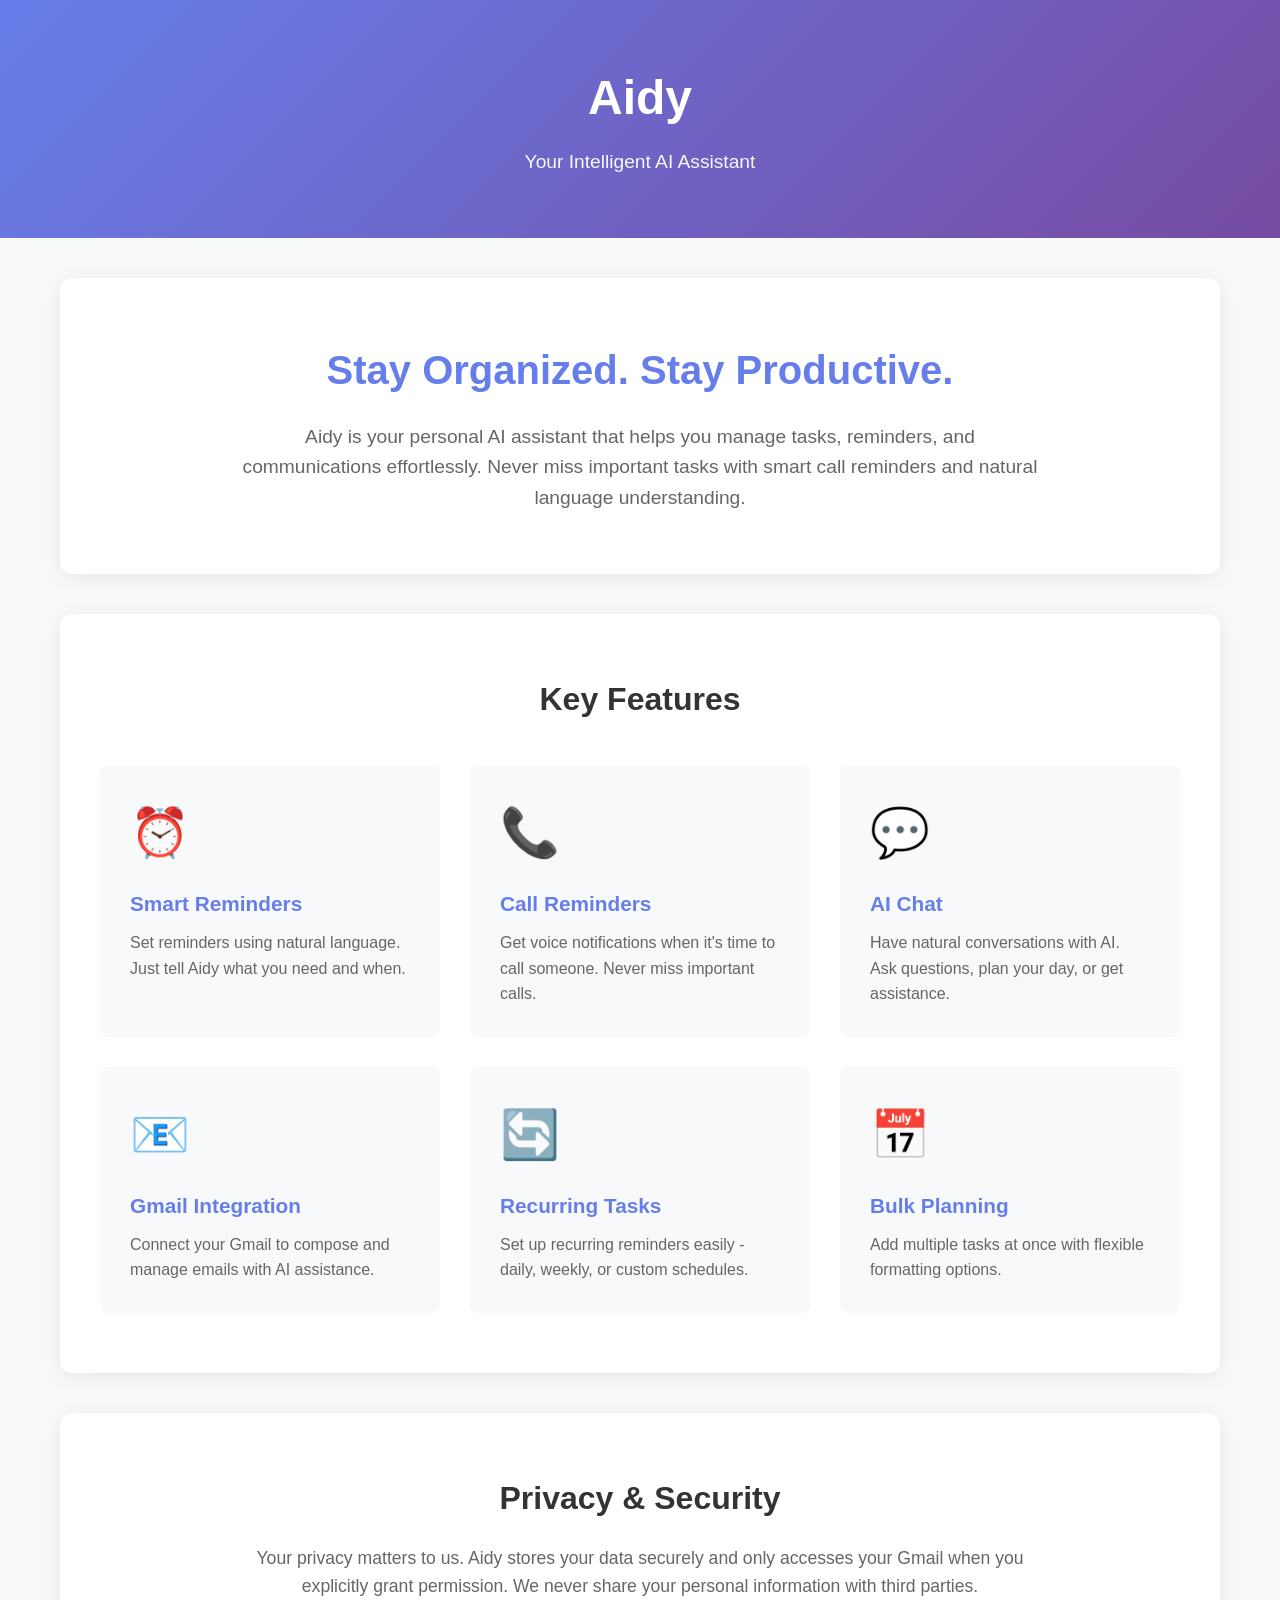
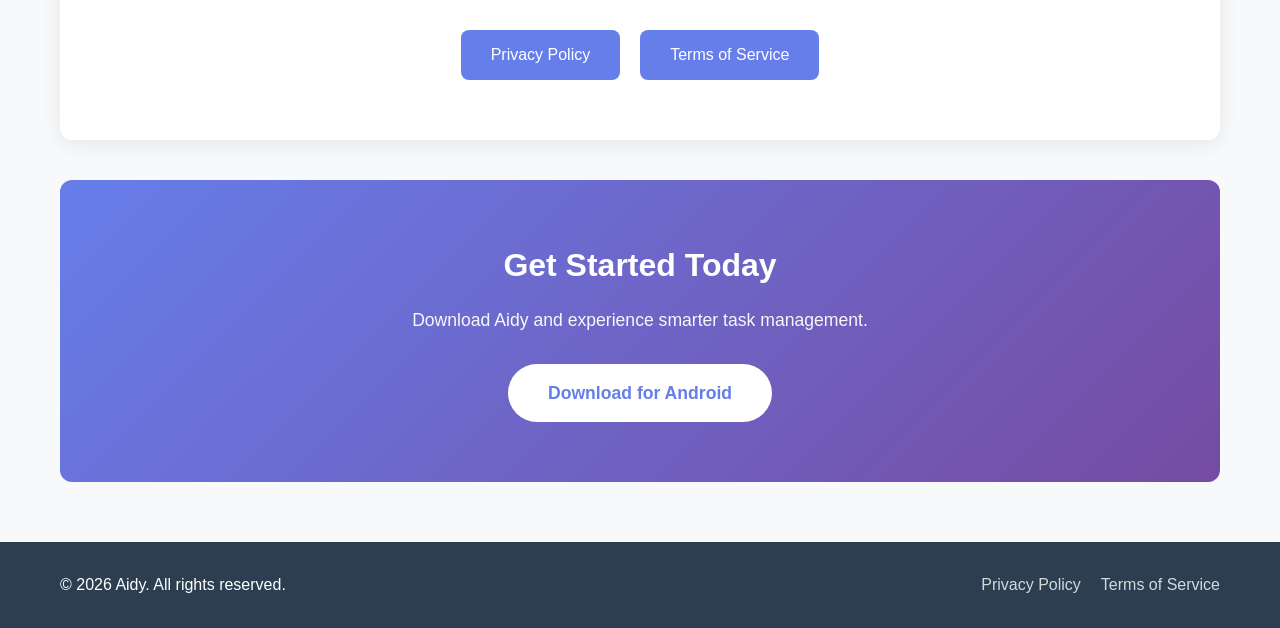
<file: index.html>
<!DOCTYPE html>
<html lang="en">
<head>
    <meta charset="UTF-8">
    <meta name="viewport" content="width=device-width, initial-scale=1.0">
    <title>Aidy - Your Intelligent AI Assistant</title>
    <link rel="stylesheet" href="style.css">
</head>
<body>
    <header>
        <div class="container">
            <h1>Aidy</h1>
            <p class="tagline">Your Intelligent AI Assistant</p>
        </div>
    </header>

    <main class="container">
        <section class="hero">
            <h2>Stay Organized. Stay Productive.</h2>
            <p class="hero-description">
                Aidy is your personal AI assistant that helps you manage tasks, reminders, 
                and communications effortlessly. Never miss important tasks with smart 
                call reminders and natural language understanding.
            </p>
        </section>

        <section class="features">
            <h3>Key Features</h3>
            <div class="feature-grid">
                <div class="feature-card">
                    <div class="icon">⏰</div>
                    <h4>Smart Reminders</h4>
                    <p>Set reminders using natural language. Just tell Aidy what you need and when.</p>
                </div>
                <div class="feature-card">
                    <div class="icon">📞</div>
                    <h4>Call Reminders</h4>
                    <p>Get voice notifications when it's time to call someone. Never miss important calls.</p>
                </div>
                <div class="feature-card">
                    <div class="icon">💬</div>
                    <h4>AI Chat</h4>
                    <p>Have natural conversations with AI. Ask questions, plan your day, or get assistance.</p>
                </div>
                <div class="feature-card">
                    <div class="icon">📧</div>
                    <h4>Gmail Integration</h4>
                    <p>Connect your Gmail to compose and manage emails with AI assistance.</p>
                </div>
                <div class="feature-card">
                    <div class="icon">🔄</div>
                    <h4>Recurring Tasks</h4>
                    <p>Set up recurring reminders easily - daily, weekly, or custom schedules.</p>
                </div>
                <div class="feature-card">
                    <div class="icon">📅</div>
                    <h4>Bulk Planning</h4>
                    <p>Add multiple tasks at once with flexible formatting options.</p>
                </div>
            </div>
        </section>

        <section class="privacy-section">
            <h3>Privacy & Security</h3>
            <p>
                Your privacy matters to us. Aidy stores your data securely and only accesses 
                your Gmail when you explicitly grant permission. We never share your personal 
                information with third parties.
            </p>
            <div class="links">
                <a href="privacy.html" class="link-button">Privacy Policy</a>
                <a href="terms.html" class="link-button">Terms of Service</a>
            </div>
        </section>

        <section class="download-section">
            <h3>Get Started Today</h3>
            <p>Download Aidy and experience smarter task management.</p>
            <a href="#" class="cta-button">Download for Android</a>
        </section>
    </main>

    <footer>
        <div class="container">
            <p>&copy; 2026 Aidy. All rights reserved.</p>
            <div class="footer-links">
                <a href="privacy.html">Privacy Policy</a>
                <a href="terms.html">Terms of Service</a>
            </div>
        </div>
    </footer>
</body>
</html>
</file>
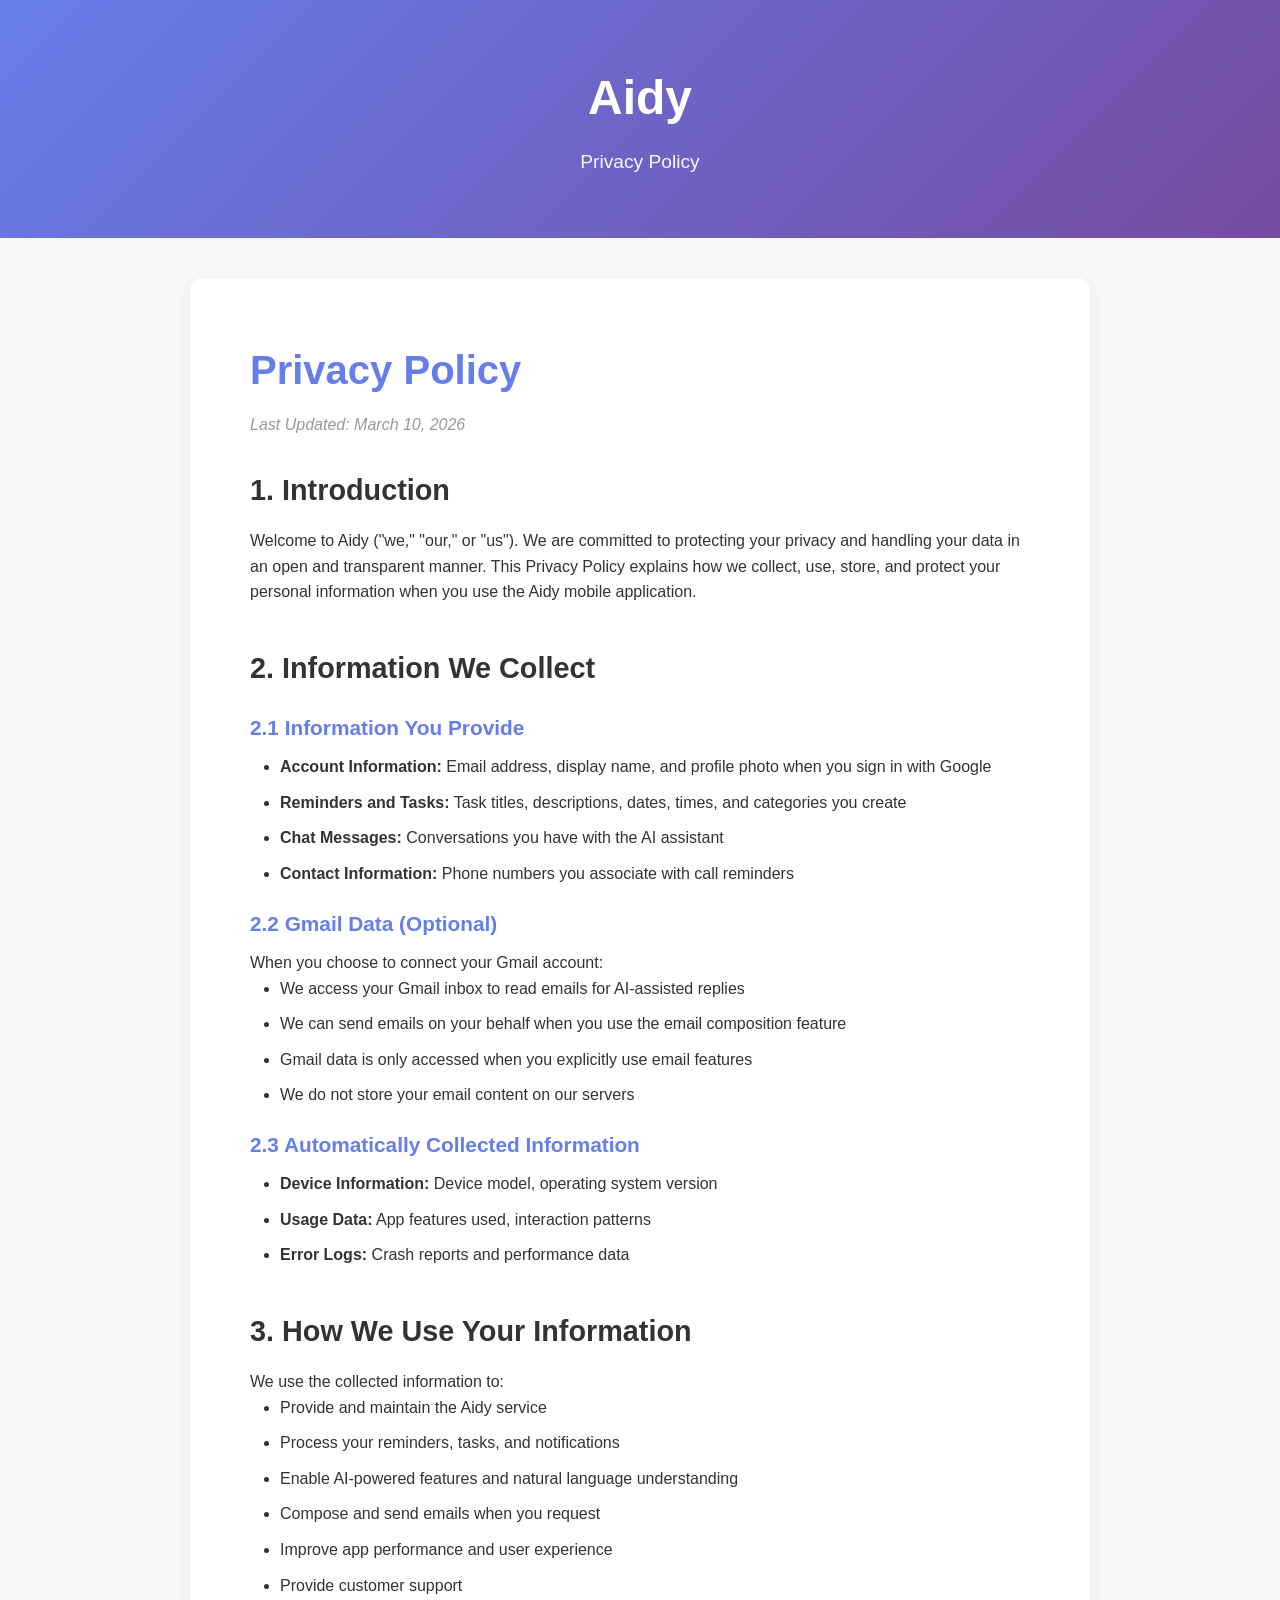
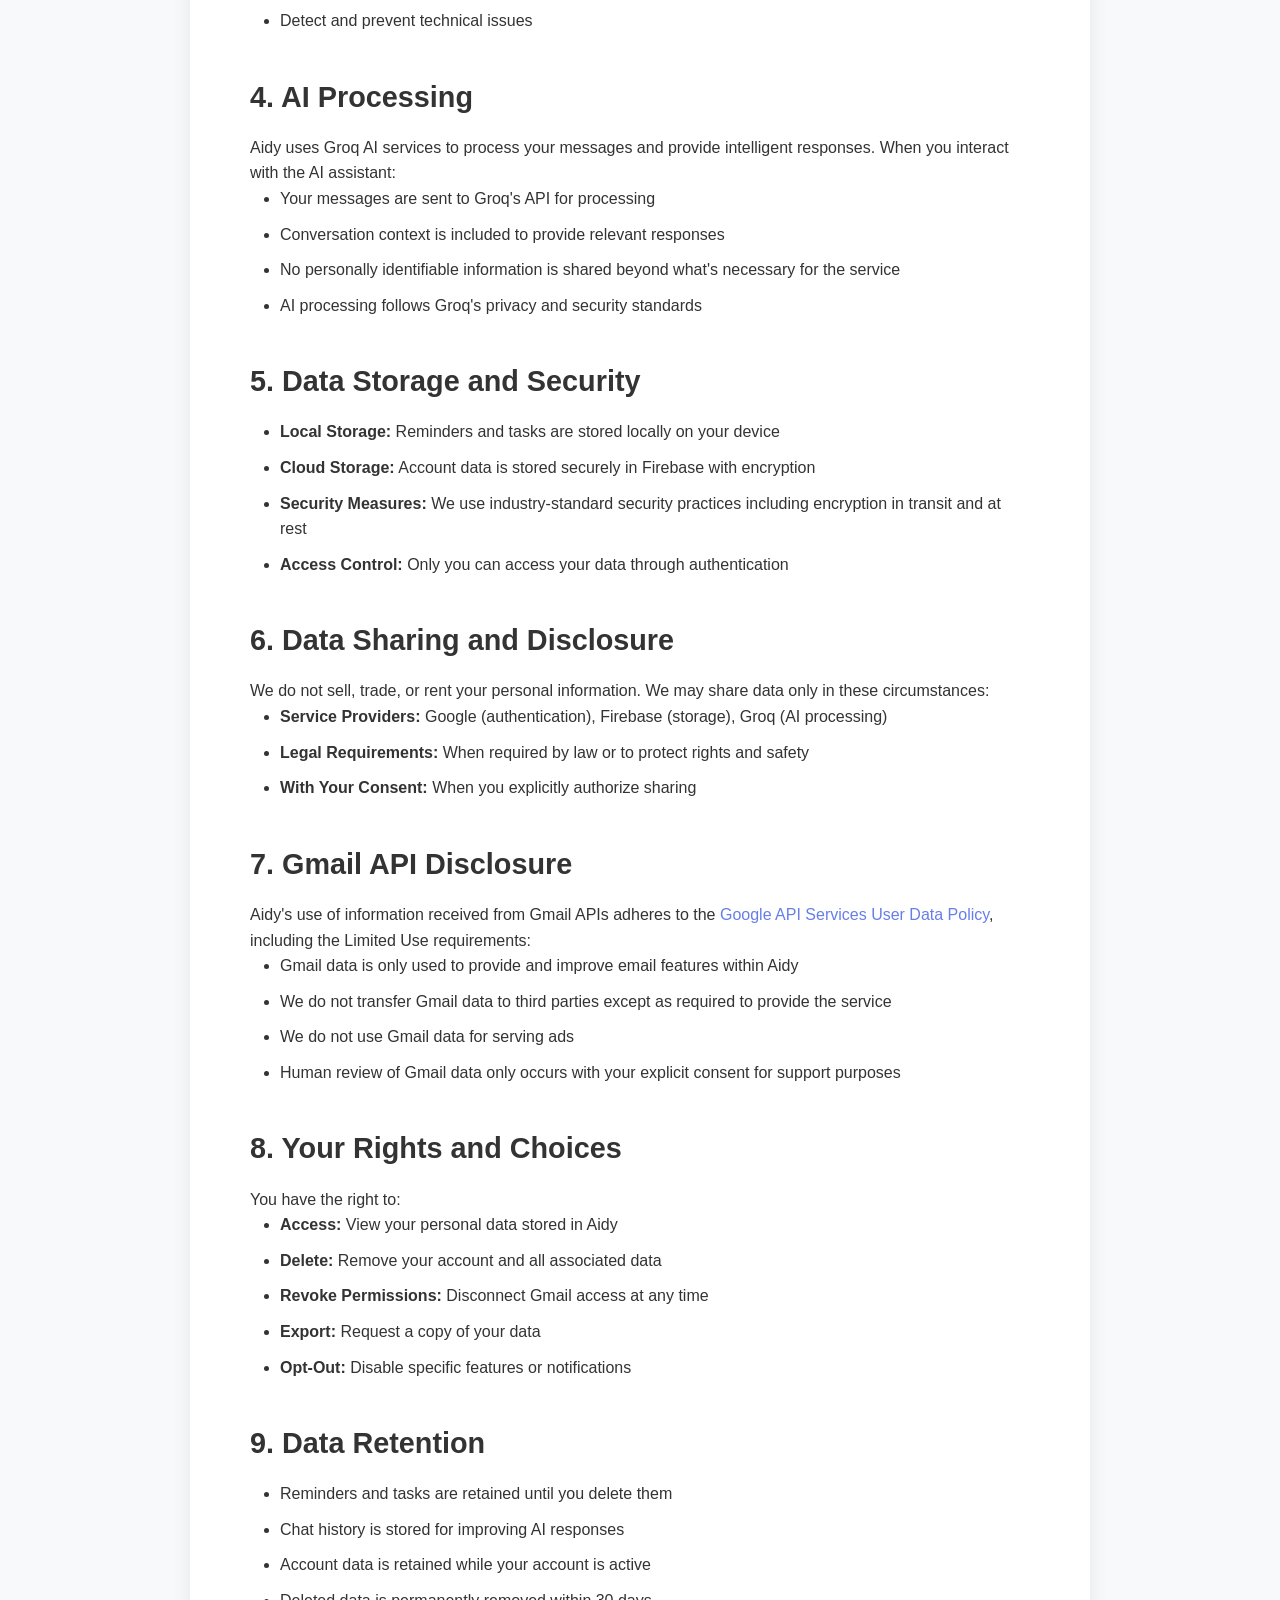
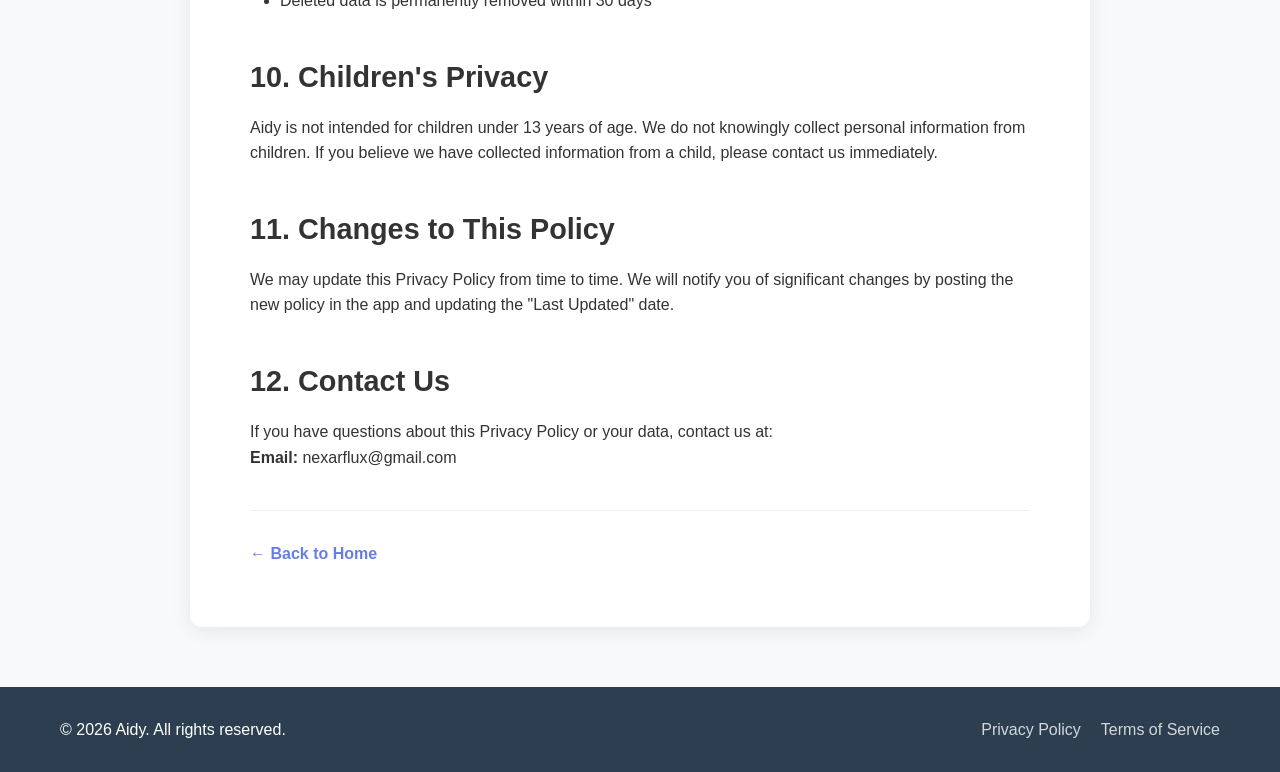
<file: privacy.html>
<!DOCTYPE html>
<html lang="en">
<head>
    <meta charset="UTF-8">
    <meta name="viewport" content="width=device-width, initial-scale=1.0">
    <title>Privacy Policy - Aidy</title>
    <link rel="stylesheet" href="style.css">
</head>
<body>
    <header>
        <div class="container">
            <h1><a href="index.html" style="text-decoration: none; color: inherit;">Aidy</a></h1>
            <p class="tagline">Privacy Policy</p>
        </div>
    </header>

    <main class="container legal-content">
        <h2>Privacy Policy</h2>
        <p class="last-updated">Last Updated: March 10, 2026</p>

        <section>
            <h3>1. Introduction</h3>
            <p>
                Welcome to Aidy ("we," "our," or "us"). We are committed to protecting your privacy 
                and handling your data in an open and transparent manner. This Privacy Policy explains 
                how we collect, use, store, and protect your personal information when you use the 
                Aidy mobile application.
            </p>
        </section>

        <section>
            <h3>2. Information We Collect</h3>
            
            <h4>2.1 Information You Provide</h4>
            <ul>
                <li><strong>Account Information:</strong> Email address, display name, and profile photo when you sign in with Google</li>
                <li><strong>Reminders and Tasks:</strong> Task titles, descriptions, dates, times, and categories you create</li>
                <li><strong>Chat Messages:</strong> Conversations you have with the AI assistant</li>
                <li><strong>Contact Information:</strong> Phone numbers you associate with call reminders</li>
            </ul>

            <h4>2.2 Gmail Data (Optional)</h4>
            <p>When you choose to connect your Gmail account:</p>
            <ul>
                <li>We access your Gmail inbox to read emails for AI-assisted replies</li>
                <li>We can send emails on your behalf when you use the email composition feature</li>
                <li>Gmail data is only accessed when you explicitly use email features</li>
                <li>We do not store your email content on our servers</li>
            </ul>

            <h4>2.3 Automatically Collected Information</h4>
            <ul>
                <li><strong>Device Information:</strong> Device model, operating system version</li>
                <li><strong>Usage Data:</strong> App features used, interaction patterns</li>
                <li><strong>Error Logs:</strong> Crash reports and performance data</li>
            </ul>
        </section>

        <section>
            <h3>3. How We Use Your Information</h3>
            <p>We use the collected information to:</p>
            <ul>
                <li>Provide and maintain the Aidy service</li>
                <li>Process your reminders, tasks, and notifications</li>
                <li>Enable AI-powered features and natural language understanding</li>
                <li>Compose and send emails when you request</li>
                <li>Improve app performance and user experience</li>
                <li>Provide customer support</li>
                <li>Detect and prevent technical issues</li>
            </ul>
        </section>

        <section>
            <h3>4. AI Processing</h3>
            <p>
                Aidy uses Groq AI services to process your messages and provide intelligent responses. 
                When you interact with the AI assistant:
            </p>
            <ul>
                <li>Your messages are sent to Groq's API for processing</li>
                <li>Conversation context is included to provide relevant responses</li>
                <li>No personally identifiable information is shared beyond what's necessary for the service</li>
                <li>AI processing follows Groq's privacy and security standards</li>
            </ul>
        </section>

        <section>
            <h3>5. Data Storage and Security</h3>
            <ul>
                <li><strong>Local Storage:</strong> Reminders and tasks are stored locally on your device</li>
                <li><strong>Cloud Storage:</strong> Account data is stored securely in Firebase with encryption</li>
                <li><strong>Security Measures:</strong> We use industry-standard security practices including encryption in transit and at rest</li>
                <li><strong>Access Control:</strong> Only you can access your data through authentication</li>
            </ul>
        </section>

        <section>
            <h3>6. Data Sharing and Disclosure</h3>
            <p>We do not sell, trade, or rent your personal information. We may share data only in these circumstances:</p>
            <ul>
                <li><strong>Service Providers:</strong> Google (authentication), Firebase (storage), Groq (AI processing)</li>
                <li><strong>Legal Requirements:</strong> When required by law or to protect rights and safety</li>
                <li><strong>With Your Consent:</strong> When you explicitly authorize sharing</li>
            </ul>
        </section>

        <section>
            <h3>7. Gmail API Disclosure</h3>
            <p>Aidy's use of information received from Gmail APIs adheres to the <a href="https://developers.google.com/terms/api-services-user-data-policy" target="_blank">Google API Services User Data Policy</a>, including the Limited Use requirements:</p>
            <ul>
                <li>Gmail data is only used to provide and improve email features within Aidy</li>
                <li>We do not transfer Gmail data to third parties except as required to provide the service</li>
                <li>We do not use Gmail data for serving ads</li>
                <li>Human review of Gmail data only occurs with your explicit consent for support purposes</li>
            </ul>
        </section>

        <section>
            <h3>8. Your Rights and Choices</h3>
            <p>You have the right to:</p>
            <ul>
                <li><strong>Access:</strong> View your personal data stored in Aidy</li>
                <li><strong>Delete:</strong> Remove your account and all associated data</li>
                <li><strong>Revoke Permissions:</strong> Disconnect Gmail access at any time</li>
                <li><strong>Export:</strong> Request a copy of your data</li>
                <li><strong>Opt-Out:</strong> Disable specific features or notifications</li>
            </ul>
        </section>

        <section>
            <h3>9. Data Retention</h3>
            <ul>
                <li>Reminders and tasks are retained until you delete them</li>
                <li>Chat history is stored for improving AI responses</li>
                <li>Account data is retained while your account is active</li>
                <li>Deleted data is permanently removed within 30 days</li>
            </ul>
        </section>

        <section>
            <h3>10. Children's Privacy</h3>
            <p>
                Aidy is not intended for children under 13 years of age. We do not knowingly collect 
                personal information from children. If you believe we have collected information from 
                a child, please contact us immediately.
            </p>
        </section>

        <section>
            <h3>11. Changes to This Policy</h3>
            <p>
                We may update this Privacy Policy from time to time. We will notify you of significant 
                changes by posting the new policy in the app and updating the "Last Updated" date.
            </p>
        </section>

        <section>
            <h3>12. Contact Us</h3>
            <p>If you have questions about this Privacy Policy or your data, contact us at:</p>
            <p>
                <strong>Email:</strong> nexarflux@gmail.com<br>
            </p>
        </section>

        <div class="back-link">
            <a href="index.html">← Back to Home</a>
        </div>
    </main>

    <footer>
        <div class="container">
            <p>&copy; 2026 Aidy. All rights reserved.</p>
            <div class="footer-links">
                <a href="privacy.html">Privacy Policy</a>
                <a href="terms.html">Terms of Service</a>
            </div>
        </div>
    </footer>
</body>
</html>
</file>
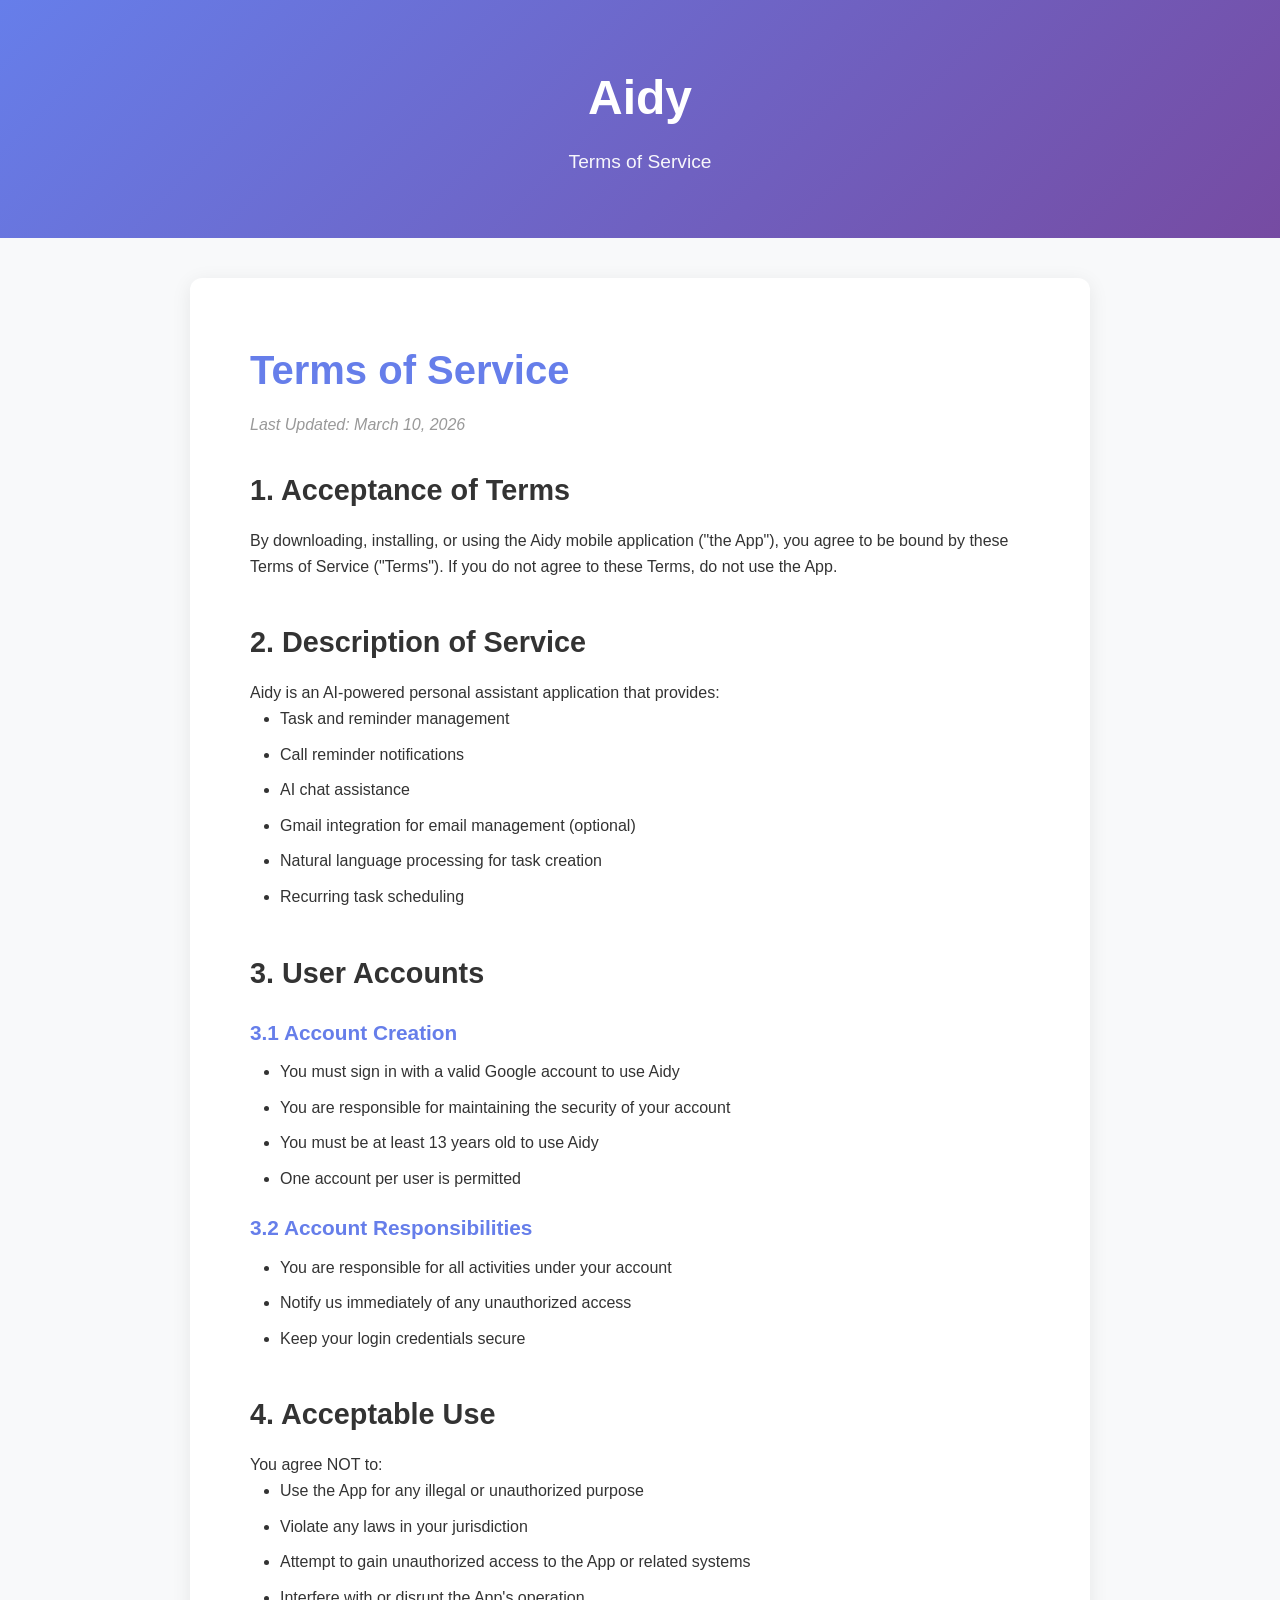
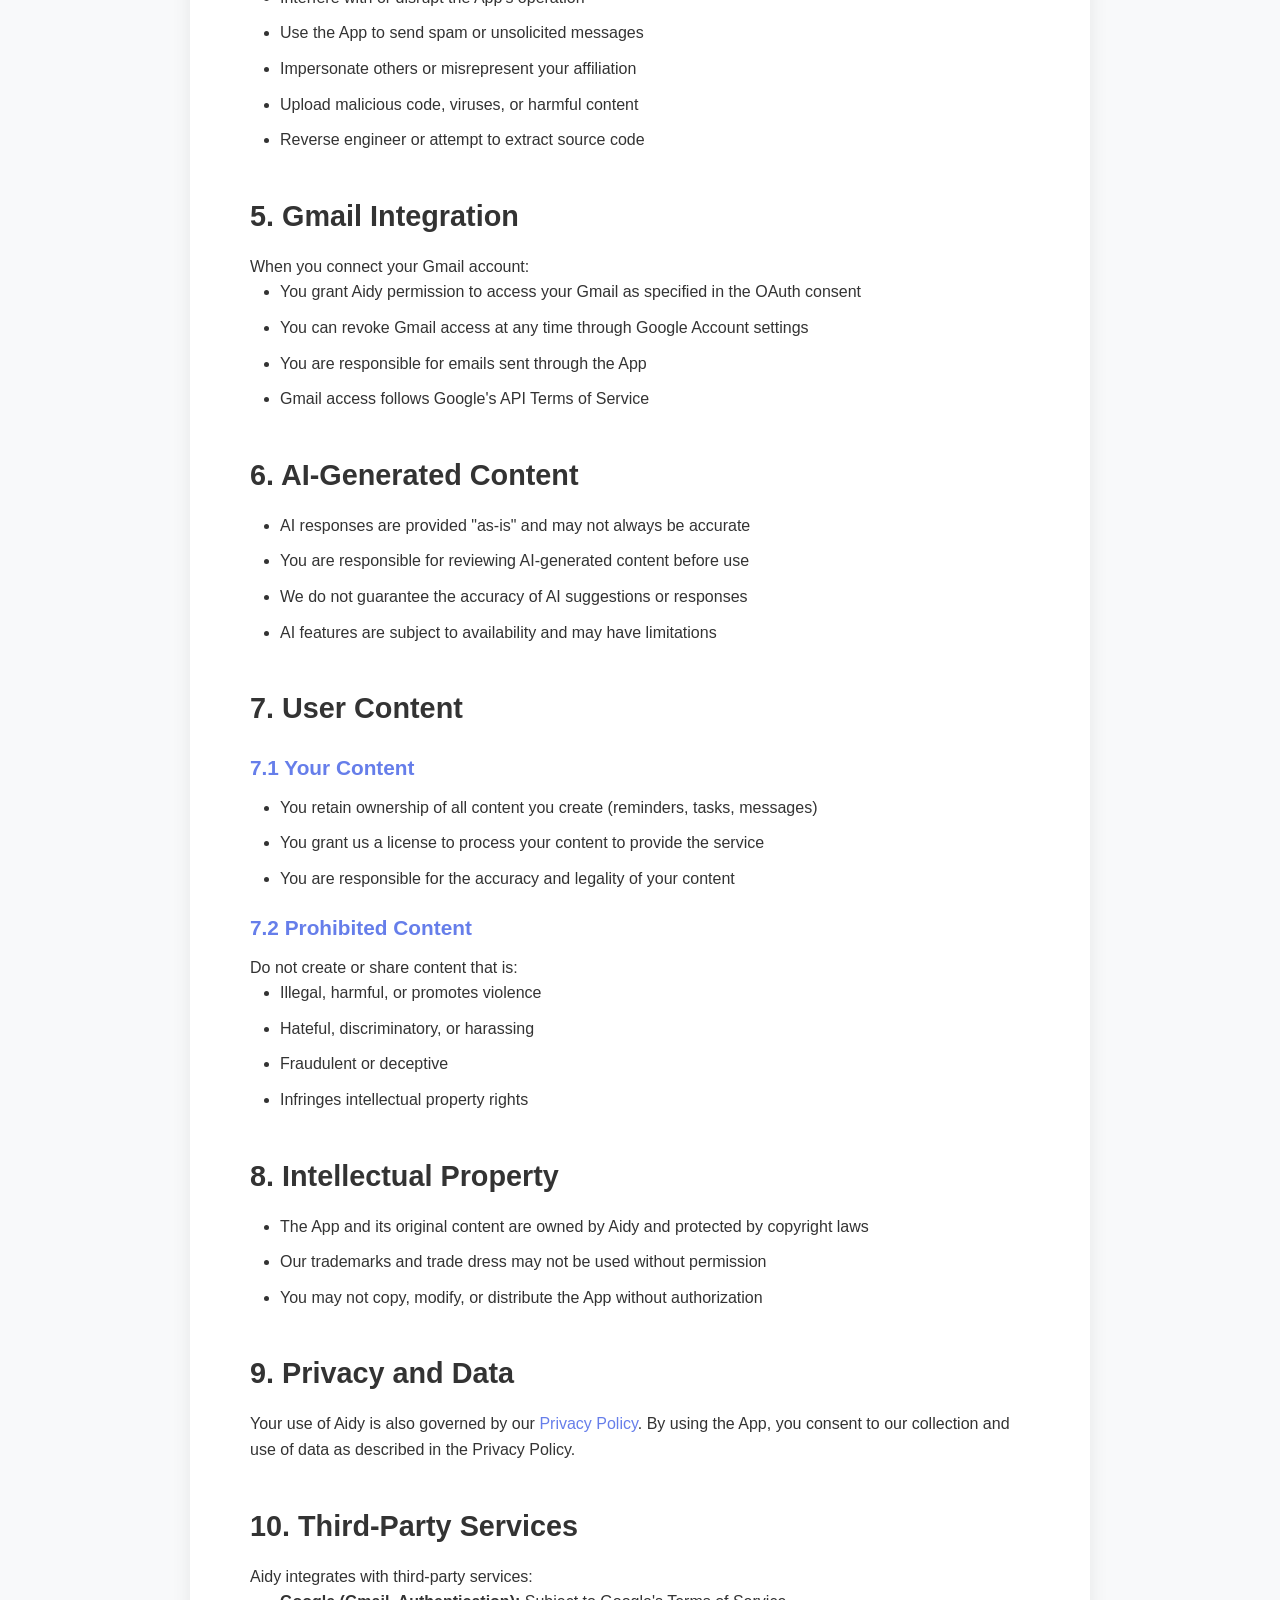
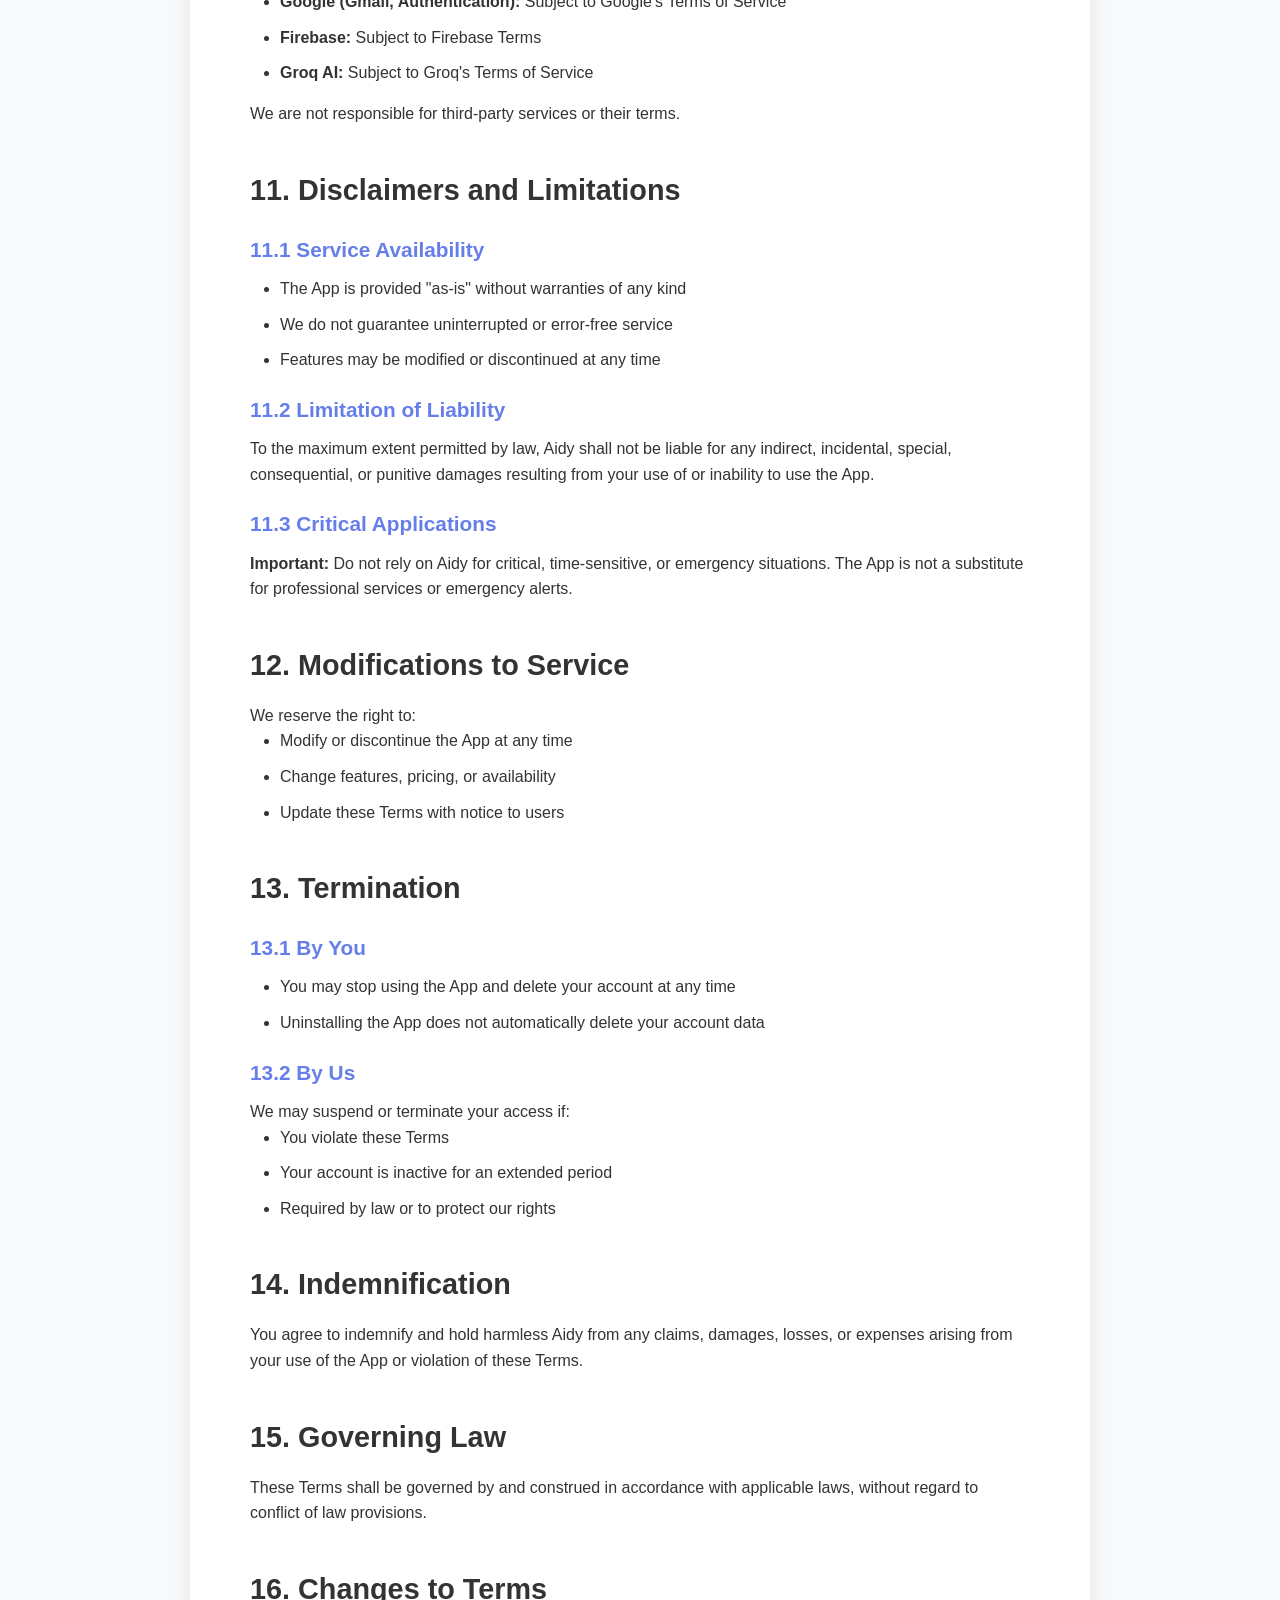
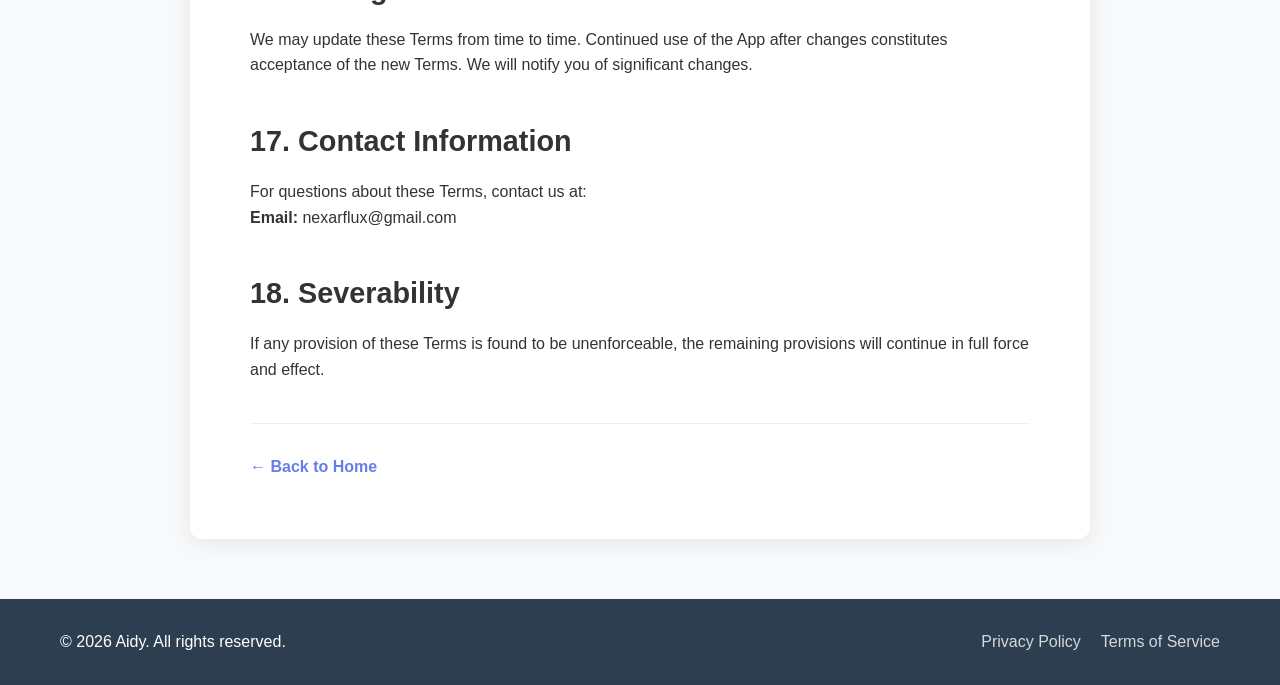
<file: terms.html>
<!DOCTYPE html>
<html lang="en">
<head>
    <meta charset="UTF-8">
    <meta name="viewport" content="width=device-width, initial-scale=1.0">
    <title>Terms of Service - Aidy</title>
    <link rel="stylesheet" href="style.css">
</head>
<body>
    <header>
        <div class="container">
            <h1><a href="index.html" style="text-decoration: none; color: inherit;">Aidy</a></h1>
            <p class="tagline">Terms of Service</p>
        </div>
    </header>

    <main class="container legal-content">
        <h2>Terms of Service</h2>
        <p class="last-updated">Last Updated: March 10, 2026</p>

        <section>
            <h3>1. Acceptance of Terms</h3>
            <p>
                By downloading, installing, or using the Aidy mobile application ("the App"), you agree 
                to be bound by these Terms of Service ("Terms"). If you do not agree to these Terms, 
                do not use the App.
            </p>
        </section>

        <section>
            <h3>2. Description of Service</h3>
            <p>
                Aidy is an AI-powered personal assistant application that provides:
            </p>
            <ul>
                <li>Task and reminder management</li>
                <li>Call reminder notifications</li>
                <li>AI chat assistance</li>
                <li>Gmail integration for email management (optional)</li>
                <li>Natural language processing for task creation</li>
                <li>Recurring task scheduling</li>
            </ul>
        </section>

        <section>
            <h3>3. User Accounts</h3>
            <h4>3.1 Account Creation</h4>
            <ul>
                <li>You must sign in with a valid Google account to use Aidy</li>
                <li>You are responsible for maintaining the security of your account</li>
                <li>You must be at least 13 years old to use Aidy</li>
                <li>One account per user is permitted</li>
            </ul>

            <h4>3.2 Account Responsibilities</h4>
            <ul>
                <li>You are responsible for all activities under your account</li>
                <li>Notify us immediately of any unauthorized access</li>
                <li>Keep your login credentials secure</li>
            </ul>
        </section>

        <section>
            <h3>4. Acceptable Use</h3>
            <p>You agree NOT to:</p>
            <ul>
                <li>Use the App for any illegal or unauthorized purpose</li>
                <li>Violate any laws in your jurisdiction</li>
                <li>Attempt to gain unauthorized access to the App or related systems</li>
                <li>Interfere with or disrupt the App's operation</li>
                <li>Use the App to send spam or unsolicited messages</li>
                <li>Impersonate others or misrepresent your affiliation</li>
                <li>Upload malicious code, viruses, or harmful content</li>
                <li>Reverse engineer or attempt to extract source code</li>
            </ul>
        </section>

        <section>
            <h3>5. Gmail Integration</h3>
            <p>When you connect your Gmail account:</p>
            <ul>
                <li>You grant Aidy permission to access your Gmail as specified in the OAuth consent</li>
                <li>You can revoke Gmail access at any time through Google Account settings</li>
                <li>You are responsible for emails sent through the App</li>
                <li>Gmail access follows Google's API Terms of Service</li>
            </ul>
        </section>

        <section>
            <h3>6. AI-Generated Content</h3>
            <ul>
                <li>AI responses are provided "as-is" and may not always be accurate</li>
                <li>You are responsible for reviewing AI-generated content before use</li>
                <li>We do not guarantee the accuracy of AI suggestions or responses</li>
                <li>AI features are subject to availability and may have limitations</li>
            </ul>
        </section>

        <section>
            <h3>7. User Content</h3>
            <h4>7.1 Your Content</h4>
            <ul>
                <li>You retain ownership of all content you create (reminders, tasks, messages)</li>
                <li>You grant us a license to process your content to provide the service</li>
                <li>You are responsible for the accuracy and legality of your content</li>
            </ul>

            <h4>7.2 Prohibited Content</h4>
            <p>Do not create or share content that is:</p>
            <ul>
                <li>Illegal, harmful, or promotes violence</li>
                <li>Hateful, discriminatory, or harassing</li>
                <li>Fraudulent or deceptive</li>
                <li>Infringes intellectual property rights</li>
            </ul>
        </section>

        <section>
            <h3>8. Intellectual Property</h3>
            <ul>
                <li>The App and its original content are owned by Aidy and protected by copyright laws</li>
                <li>Our trademarks and trade dress may not be used without permission</li>
                <li>You may not copy, modify, or distribute the App without authorization</li>
            </ul>
        </section>

        <section>
            <h3>9. Privacy and Data</h3>
            <p>
                Your use of Aidy is also governed by our <a href="privacy.html">Privacy Policy</a>. 
                By using the App, you consent to our collection and use of data as described in the Privacy Policy.
            </p>
        </section>

        <section>
            <h3>10. Third-Party Services</h3>
            <p>Aidy integrates with third-party services:</p>
            <ul>
                <li><strong>Google (Gmail, Authentication):</strong> Subject to Google's Terms of Service</li>
                <li><strong>Firebase:</strong> Subject to Firebase Terms</li>
                <li><strong>Groq AI:</strong> Subject to Groq's Terms of Service</li>
            </ul>
            <p>We are not responsible for third-party services or their terms.</p>
        </section>

        <section>
            <h3>11. Disclaimers and Limitations</h3>
            <h4>11.1 Service Availability</h4>
            <ul>
                <li>The App is provided "as-is" without warranties of any kind</li>
                <li>We do not guarantee uninterrupted or error-free service</li>
                <li>Features may be modified or discontinued at any time</li>
            </ul>

            <h4>11.2 Limitation of Liability</h4>
            <p>
                To the maximum extent permitted by law, Aidy shall not be liable for any indirect, 
                incidental, special, consequential, or punitive damages resulting from your use of 
                or inability to use the App.
            </p>

            <h4>11.3 Critical Applications</h4>
            <p>
                <strong>Important:</strong> Do not rely on Aidy for critical, time-sensitive, or emergency 
                situations. The App is not a substitute for professional services or emergency alerts.
            </p>
        </section>

        <section>
            <h3>12. Modifications to Service</h3>
            <p>We reserve the right to:</p>
            <ul>
                <li>Modify or discontinue the App at any time</li>
                <li>Change features, pricing, or availability</li>
                <li>Update these Terms with notice to users</li>
            </ul>
        </section>

        <section>
            <h3>13. Termination</h3>
            <h4>13.1 By You</h4>
            <ul>
                <li>You may stop using the App and delete your account at any time</li>
                <li>Uninstalling the App does not automatically delete your account data</li>
            </ul>

            <h4>13.2 By Us</h4>
            <p>We may suspend or terminate your access if:</p>
            <ul>
                <li>You violate these Terms</li>
                <li>Your account is inactive for an extended period</li>
                <li>Required by law or to protect our rights</li>
            </ul>
        </section>

        <section>
            <h3>14. Indemnification</h3>
            <p>
                You agree to indemnify and hold harmless Aidy from any claims, damages, losses, or 
                expenses arising from your use of the App or violation of these Terms.
            </p>
        </section>

        <section>
            <h3>15. Governing Law</h3>
            <p>
                These Terms shall be governed by and construed in accordance with applicable laws, 
                without regard to conflict of law provisions.
            </p>
        </section>

        <section>
            <h3>16. Changes to Terms</h3>
            <p>
                We may update these Terms from time to time. Continued use of the App after changes 
                constitutes acceptance of the new Terms. We will notify you of significant changes.
            </p>
        </section>

        <section>
            <h3>17. Contact Information</h3>
            <p>For questions about these Terms, contact us at:</p>
            <p>
                <strong>Email:</strong> nexarflux@gmail.com<br>
            </p>
        </section>

        <section>
            <h3>18. Severability</h3>
            <p>
                If any provision of these Terms is found to be unenforceable, the remaining provisions 
                will continue in full force and effect.
            </p>
        </section>

        <div class="back-link">
            <a href="index.html">← Back to Home</a>
        </div>
    </main>

    <footer>
        <div class="container">
            <p>&copy; 2026 Aidy. All rights reserved.</p>
            <div class="footer-links">
                <a href="privacy.html">Privacy Policy</a>
                <a href="terms.html">Terms of Service</a>
            </div>
        </div>
    </footer>
</body>
</html>
</file>
<file: style.css>
* {
    margin: 0;
    padding: 0;
    box-sizing: border-box;
}

body {
    font-family: -apple-system, BlinkMacSystemFont, 'Segoe UI', Roboto, Oxygen, Ubuntu, Cantarell, sans-serif;
    line-height: 1.6;
    color: #333;
    background: #f8f9fa;
}

.container {
    max-width: 1200px;
    margin: 0 auto;
    padding: 0 20px;
}

/* Header */
header {
    background: linear-gradient(135deg, #667eea 0%, #764ba2 100%);
    color: white;
    padding: 60px 0;
    text-align: center;
}

header h1 {
    font-size: 3rem;
    margin-bottom: 10px;
}

.tagline {
    font-size: 1.2rem;
    opacity: 0.95;
}

/* Hero Section */
.hero {
    background: white;
    padding: 60px 40px;
    text-align: center;
    margin: 40px 0;
    border-radius: 12px;
    box-shadow: 0 4px 20px rgba(0,0,0,0.08);
}

.hero h2 {
    font-size: 2.5rem;
    margin-bottom: 20px;
    color: #667eea;
}

.hero-description {
    font-size: 1.2rem;
    color: #666;
    max-width: 800px;
    margin: 0 auto;
}

/* Features */
.features {
    background: white;
    padding: 60px 40px;
    margin: 40px 0;
    border-radius: 12px;
    box-shadow: 0 4px 20px rgba(0,0,0,0.08);
}

.features h3 {
    font-size: 2rem;
    margin-bottom: 40px;
    text-align: center;
    color: #333;
}

.feature-grid {
    display: grid;
    grid-template-columns: repeat(auto-fit, minmax(300px, 1fr));
    gap: 30px;
}

.feature-card {
    padding: 30px;
    background: #f8f9fa;
    border-radius: 8px;
    transition: transform 0.2s;
}

.feature-card:hover {
    transform: translateY(-5px);
}

.feature-card .icon {
    font-size: 3rem;
    margin-bottom: 15px;
}

.feature-card h4 {
    font-size: 1.3rem;
    margin-bottom: 10px;
    color: #667eea;
}

.feature-card p {
    color: #666;
}

/* Privacy Section */
.privacy-section {
    background: white;
    padding: 60px 40px;
    text-align: center;
    margin: 40px 0;
    border-radius: 12px;
    box-shadow: 0 4px 20px rgba(0,0,0,0.08);
}

.privacy-section h3 {
    font-size: 2rem;
    margin-bottom: 20px;
    color: #333;
}

.privacy-section p {
    font-size: 1.1rem;
    color: #666;
    max-width: 800px;
    margin: 0 auto 30px;
}

.links {
    display: flex;
    gap: 20px;
    justify-content: center;
    flex-wrap: wrap;
}

.link-button {
    display: inline-block;
    padding: 12px 30px;
    background: #667eea;
    color: white;
    text-decoration: none;
    border-radius: 8px;
    transition: background 0.3s;
}

.link-button:hover {
    background: #5568d3;
}

/* Download Section */
.download-section {
    background: linear-gradient(135deg, #667eea 0%, #764ba2 100%);
    color: white;
    padding: 60px 40px;
    text-align: center;
    margin: 40px 0;
    border-radius: 12px;
}

.download-section h3 {
    font-size: 2rem;
    margin-bottom: 15px;
}

.download-section p {
    font-size: 1.1rem;
    margin-bottom: 30px;
    opacity: 0.95;
}

.cta-button {
    display: inline-block;
    padding: 15px 40px;
    background: white;
    color: #667eea;
    text-decoration: none;
    border-radius: 30px;
    font-weight: bold;
    font-size: 1.1rem;
    transition: transform 0.2s;
}

.cta-button:hover {
    transform: scale(1.05);
}

/* Legal Content */
.legal-content {
    background: white;
    padding: 60px;
    margin: 40px auto;
    border-radius: 12px;
    box-shadow: 0 4px 20px rgba(0,0,0,0.08);
    max-width: 900px;
}

.legal-content h2 {
    font-size: 2.5rem;
    margin-bottom: 10px;
    color: #667eea;
}

.last-updated {
    color: #999;
    font-style: italic;
    margin-bottom: 30px;
}

.legal-content section {
    margin-bottom: 40px;
}

.legal-content h3 {
    font-size: 1.8rem;
    margin-bottom: 15px;
    color: #333;
}

.legal-content h4 {
    font-size: 1.3rem;
    margin: 20px 0 10px;
    color: #667eea;
}

.legal-content ul {
    margin-left: 30px;
    margin-bottom: 15px;
}

.legal-content li {
    margin-bottom: 10px;
}

.legal-content a {
    color: #667eea;
    text-decoration: none;
}

.legal-content a:hover {
    text-decoration: underline;
}

.back-link {
    margin-top: 40px;
    padding-top: 30px;
    border-top: 1px solid #eee;
}

.back-link a {
    color: #667eea;
    text-decoration: none;
    font-weight: 600;
}

/* Footer */
footer {
    background: #2c3e50;
    color: white;
    padding: 30px 0;
    margin-top: 60px;
}

footer .container {
    display: flex;
    justify-content: space-between;
    align-items: center;
    flex-wrap: wrap;
    gap: 20px;
}

.footer-links {
    display: flex;
    gap: 20px;
}

.footer-links a {
    color: white;
    text-decoration: none;
    opacity: 0.8;
}

.footer-links a:hover {
    opacity: 1;
}

/* Responsive */
@media (max-width: 768px) {
    header h1 {
        font-size: 2rem;
    }
    
    .hero h2 {
        font-size: 1.8rem;
    }
    
    .feature-grid {
        grid-template-columns: 1fr;
    }
    
    .legal-content {
        padding: 30px 20px;
    }
    
    footer .container {
        flex-direction: column;
        text-align: center;
    }
}
</file>
